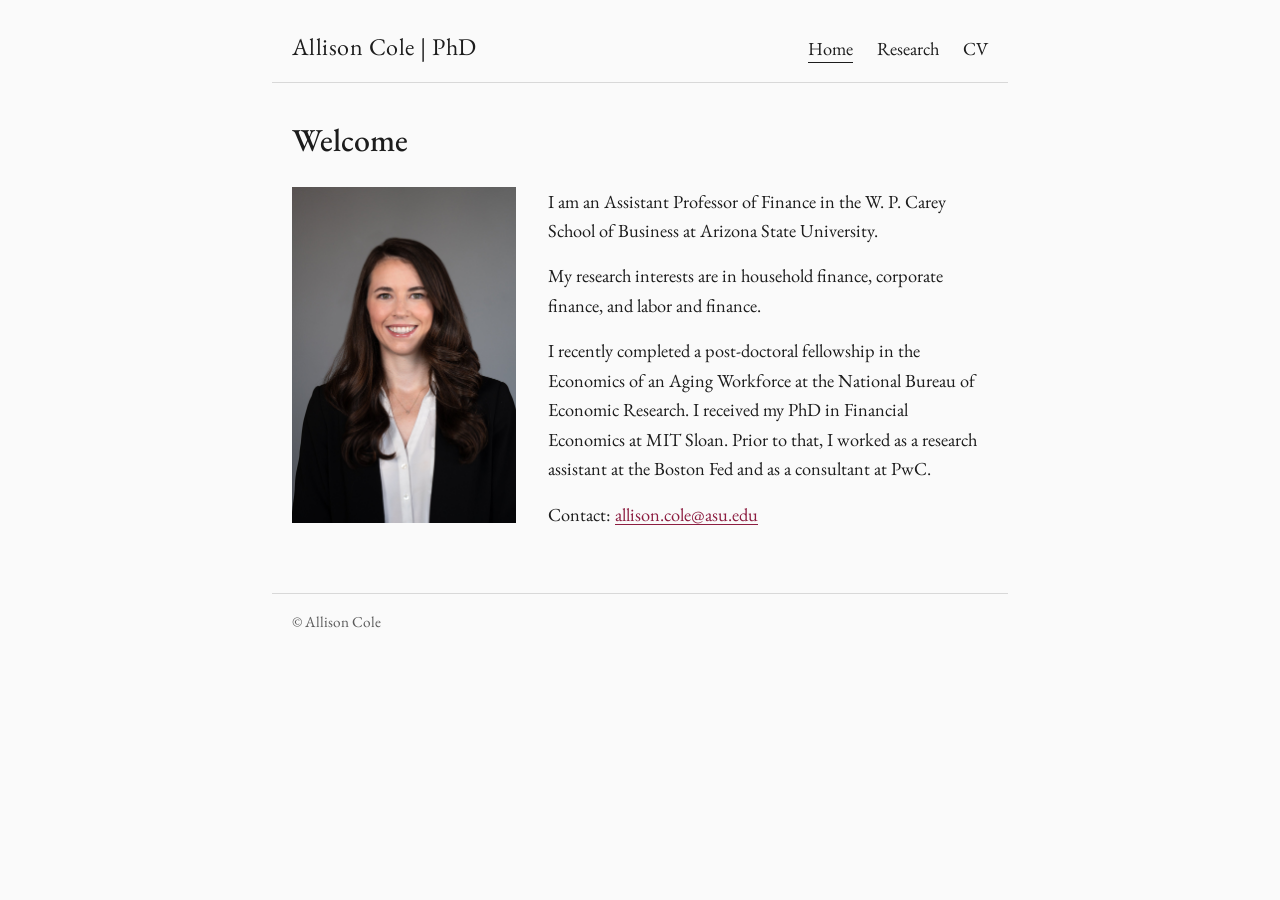
<file: index.html>
<!doctype html>
<html lang="en">
<head>
  <meta charset="utf-8">
  <meta name="viewport" content="width=device-width, initial-scale=1">
  <title>Allison Cole | PhD</title>
  <meta name="description" content="Allison Cole, Assistant Professor of Finance at the W. P. Carey School of Business, Arizona State University. Research in household finance, corporate finance, and labor and finance.">
  <link rel="preconnect" href="https://fonts.googleapis.com">
  <link rel="preconnect" href="https://fonts.gstatic.com" crossorigin>
  <link rel="stylesheet" href="https://fonts.googleapis.com/css2?family=EB+Garamond:wght@400;500&display=swap">
  <link rel="stylesheet" href="style.css">
</head>
<body>
  <a class="skip" href="#main">Skip to content</a>

  <header class="site">
    <a class="site-title" href="index.html">Allison Cole | PhD</a>
    <nav aria-label="Main">
      <ul>
        <li><a href="index.html" aria-current="page">Home</a></li>
        <li><a href="research.html">Research</a></li>
        <li><a href="cv.html">CV</a></li>
      </ul>
    </nav>
  </header>

  <main id="main">
    <h1>Welcome</h1>
    <div class="intro">
      <img src="assets/headshot.jpg" alt="Portrait of Allison Cole" width="1800" height="2700">
      <div>
        <p>I am an Assistant Professor of Finance in the W. P. Carey School of Business at Arizona State University.</p>
        <p>My research interests are in household finance, corporate finance, and labor and finance.</p>
        <p>I recently completed a post-doctoral fellowship in the Economics of an Aging Workforce at the National Bureau of Economic Research. I received my PhD in Financial Economics at MIT Sloan. Prior to that, I worked as a research assistant at the Boston Fed and as a consultant at PwC.</p>
        <p>Contact: <a href="mailto:allison.cole@asu.edu">allison.cole@asu.edu</a></p>
      </div>
    </div>
  </main>

  <footer class="site">&copy; Allison Cole</footer>
</body>
</html>
</file>
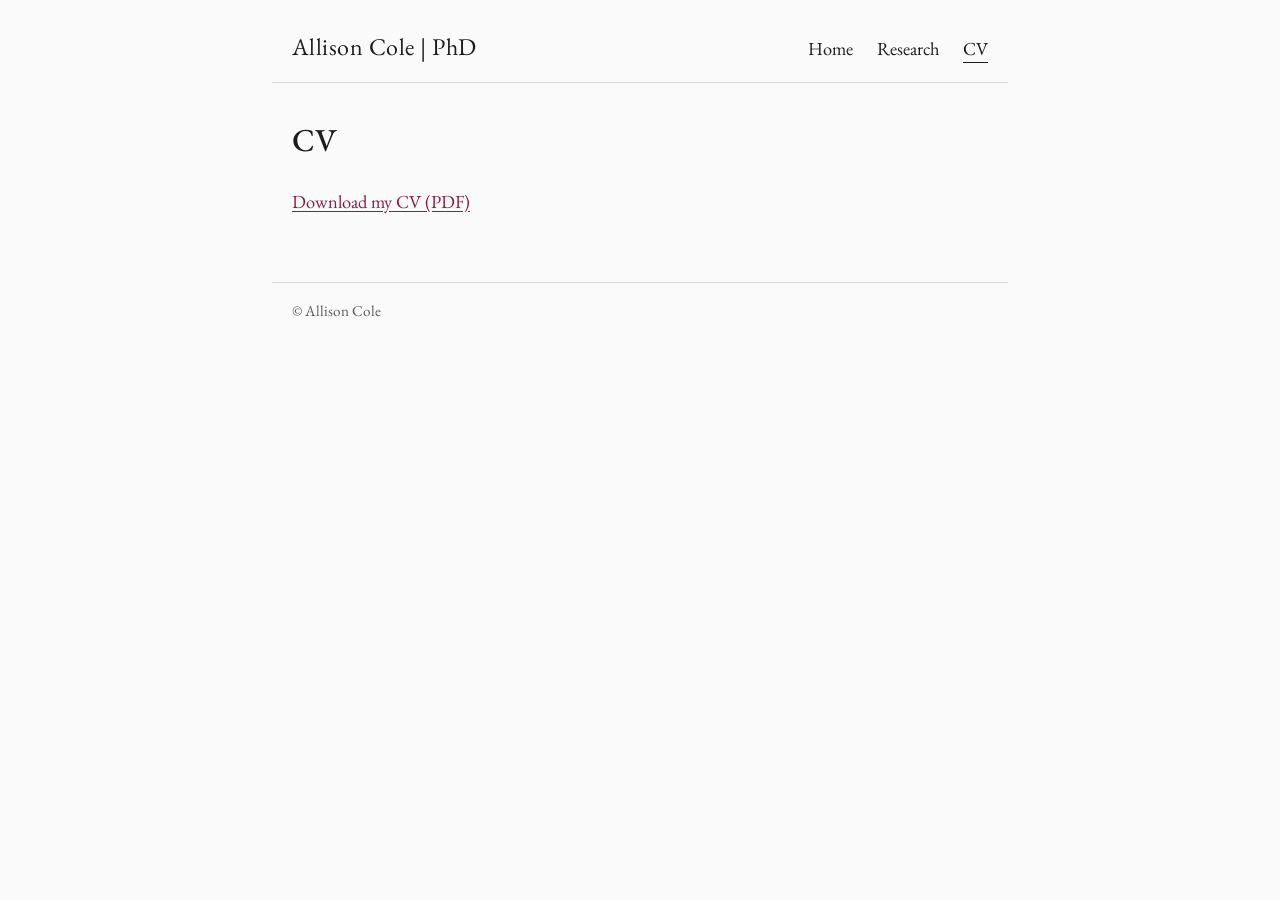
<file: cv.html>
<!doctype html>
<html lang="en">
<head>
  <meta charset="utf-8">
  <meta name="viewport" content="width=device-width, initial-scale=1">
  <title>CV | Allison Cole | PhD</title>
  <meta name="description" content="Curriculum vitae of Allison Cole.">
  <link rel="preconnect" href="https://fonts.googleapis.com">
  <link rel="preconnect" href="https://fonts.gstatic.com" crossorigin>
  <link rel="stylesheet" href="https://fonts.googleapis.com/css2?family=EB+Garamond:wght@400;500&display=swap">
  <link rel="stylesheet" href="style.css">
</head>
<body>
  <a class="skip" href="#main">Skip to content</a>

  <header class="site">
    <a class="site-title" href="index.html">Allison Cole | PhD</a>
    <nav aria-label="Main">
      <ul>
        <li><a href="index.html">Home</a></li>
        <li><a href="research.html">Research</a></li>
        <li><a href="cv.html" aria-current="page">CV</a></li>
      </ul>
    </nav>
  </header>

  <main id="main">
    <h1>CV</h1>
    <p><a href="assets/ACole_CV.pdf" target="_blank" rel="noopener">Download my CV (PDF)</a></p>
  </main>

  <footer class="site">&copy; Allison Cole</footer>
</body>
</html>
</file>
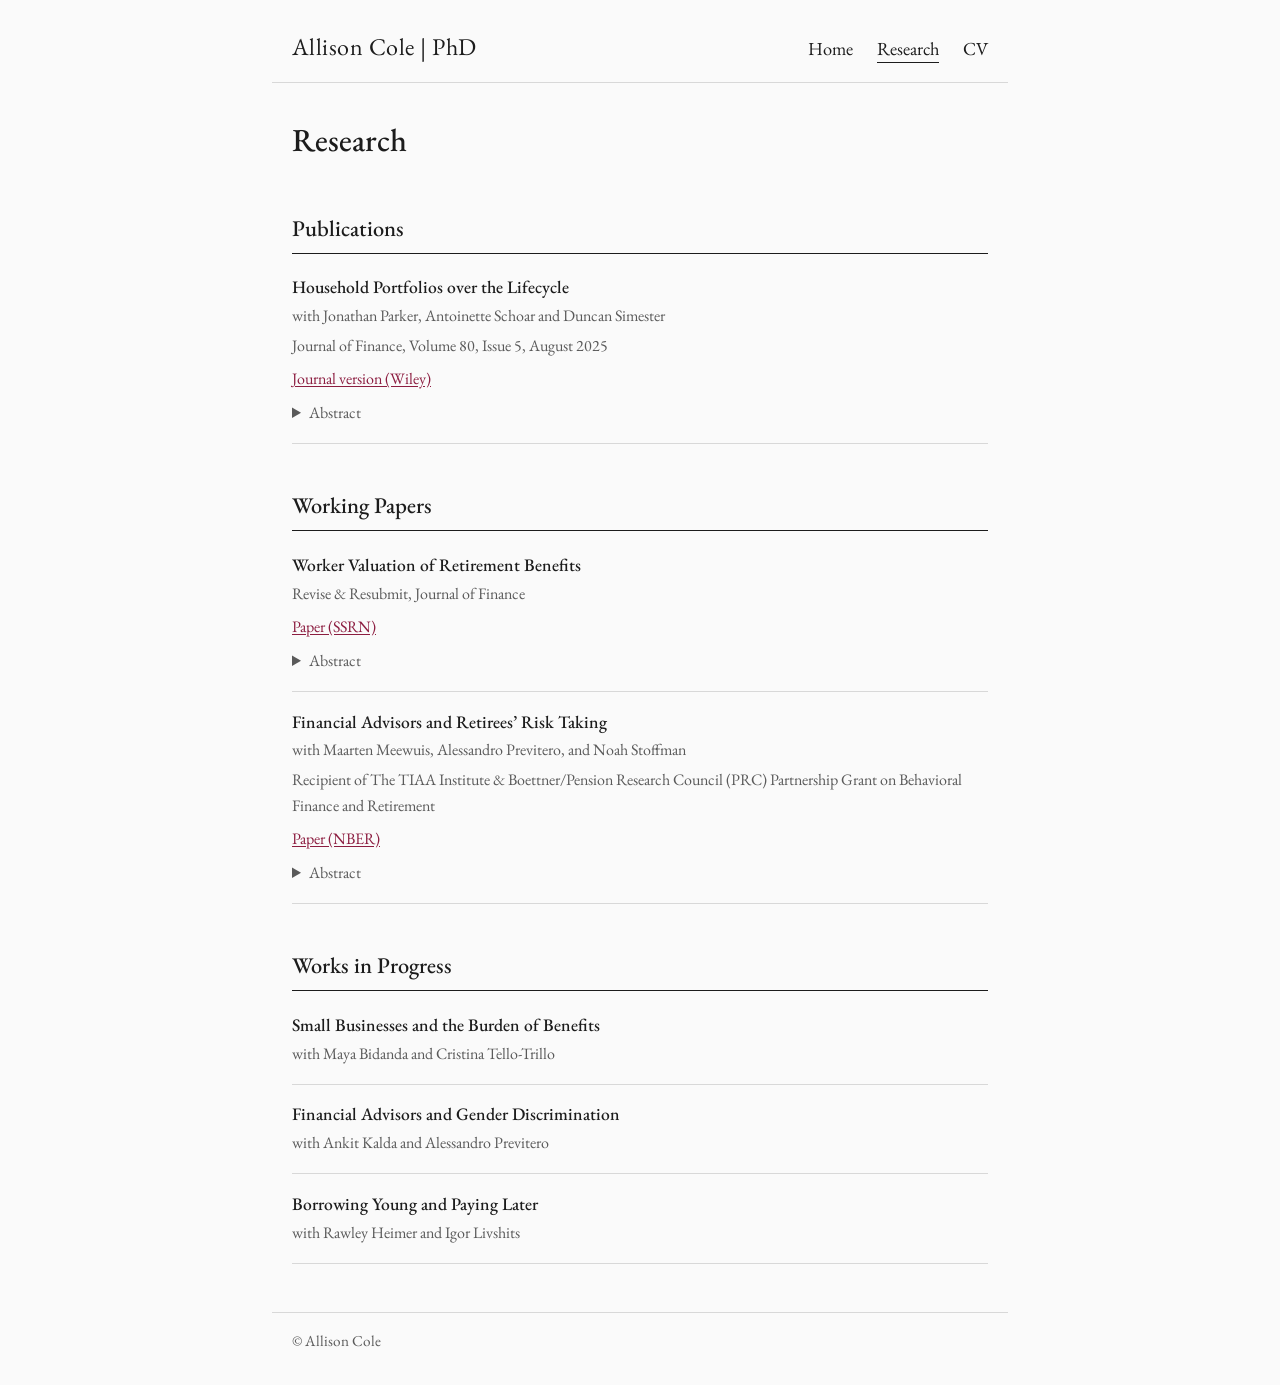
<file: research.html>
<!doctype html>
<html lang="en">
<head>
  <meta charset="utf-8">
  <meta name="viewport" content="width=device-width, initial-scale=1">
  <title>Research | Allison Cole | PhD</title>
  <meta name="description" content="Publications, working papers, and works in progress by Allison Cole.">
  <link rel="preconnect" href="https://fonts.googleapis.com">
  <link rel="preconnect" href="https://fonts.gstatic.com" crossorigin>
  <link rel="stylesheet" href="https://fonts.googleapis.com/css2?family=EB+Garamond:wght@400;500&display=swap">
  <link rel="stylesheet" href="style.css">
</head>
<body>
  <a class="skip" href="#main">Skip to content</a>

  <header class="site">
    <a class="site-title" href="index.html">Allison Cole | PhD</a>
    <nav aria-label="Main">
      <ul>
        <li><a href="index.html">Home</a></li>
        <li><a href="research.html" aria-current="page">Research</a></li>
        <li><a href="cv.html">CV</a></li>
      </ul>
    </nav>
  </header>

  <main id="main">
    <h1>Research</h1>

    <section aria-labelledby="pubs">
      <h2 id="pubs">Publications</h2>

      <article class="paper">
        <h3>Household Portfolios over the Lifecycle</h3>
        <p class="coauthors">with Jonathan Parker, Antoinette Schoar and Duncan Simester</p>
        <p class="note">Journal of Finance, Volume 80, Issue 5, August 2025</p>
        <ul class="links">
          <li><a href="https://onlinelibrary.wiley.com/doi/10.1111/jofi.13473?af=R" target="_blank" rel="noopener">Journal version (Wiley)</a></li>
        </ul>
        <details>
          <summary>Abstract</summary>
          <p>Using account-level data on millions of U.S. middle-class investors over 2006 to 2018, we characterize the share of investable wealth that they hold in the stock market over their working lives. Relative to the 1990s, this share has both risen by 10% and become age-dependent. The Pension Protection Act (PPA)—which allowed target date funds (TDFs) to be default options in retirement plans—played an important role: younger (older) workers starting at a firm after TDFs became the default option post-PPA invested more (less) in stocks, in line with the TDF glidepath. In contrast, contribution rates changed little following the PPA.</p>
        </details>
      </article>
    </section>

    <section aria-labelledby="wp">
      <h2 id="wp">Working Papers</h2>

      <article class="paper">
        <h3>Worker Valuation of Retirement Benefits</h3>
        <p class="note">Revise &amp; Resubmit, Journal of Finance</p>
        <ul class="links">
          <li><a href="https://papers.ssrn.com/sol3/papers.cfm?abstract_id=4517829" target="_blank" rel="noopener">Paper (SSRN)</a></li>
        </ul>
        <details>
          <summary>Abstract</summary>
          <p>Employer contributions to 401(k)s have at least as large an effect on firms’ recruiting success as wages, particularly for workers in higher-income and older-aged occupations and in high-tax states. High retirement valuations are revealed in survey experiments: participants value retirement to wage dollars at a ratio of 1.5 to one and will give up nearly 5 percent of compensation simply to have a 401(k). The result is corroborated in labor-market data using quasi-exogenous variation in wages and benefits from non-discrimination testing and national wage-setting policies. A calibrated lifecycle model shows that tax advantages, the subsidy value of employer contributions, and commitment motives can drive these valuations.</p>
        </details>
      </article>

      <article class="paper">
        <h3>Financial Advisors and Retirees’ Risk Taking</h3>
        <p class="coauthors">with Maarten Meewuis, Alessandro Previtero, and Noah Stoffman</p>
        <p class="note">Recipient of The TIAA Institute &amp; Boettner/Pension Research Council (PRC) Partnership Grant on Behavioral Finance and Retirement</p>
        <ul class="links">
          <li><a href="https://www.nber.org/papers/w35990" target="_blank" rel="noopener">Paper (NBER)</a></li>
        </ul>
        <details>
          <summary>Abstract</summary>
          <p>Using administrative data on more than 36,000 advised Canadian retirees, we show that advised retirees keep about two-thirds of their portfolios in equities well into old age—30 to 40 percentage points more than non-advised retirees, target-date funds, or common rules of thumb. These allocations reflect active choices rather than inertia, and they adjust gradually toward a new advisor’s investment style following advisor switches. Equity shares rise with relationship tenure, and advisor influence is strongest among clients with low financial knowledge or risk tolerance, consistent with trust facilitating risk-taking. We rationalize these portfolios in a standard life-cycle model with moderate risk aversion, given retirees’ modest financial wealth relative to their safe pension income. Modeling advisors as “money doctors” who correct clients’ pessimistic beliefs about the equity premium, we find that, relative to a no-advice counterfactual, the welfare gains from higher risk-taking are of the same order of magnitude as the cost of advice.</p>
        </details>
      </article>
    </section>

    <section aria-labelledby="wip">
      <h2 id="wip">Works in Progress</h2>

      <article class="paper">
        <h3>Small Businesses and the Burden of Benefits</h3>
        <p class="coauthors">with Maya Bidanda and Cristina Tello-Trillo</p>
      </article>

      <article class="paper">
        <h3>Financial Advisors and Gender Discrimination</h3>
        <p class="coauthors">with Ankit Kalda and Alessandro Previtero</p>
      </article>

      <article class="paper">
        <h3>Borrowing Young and Paying Later</h3>
        <p class="coauthors">with Rawley Heimer and Igor Livshits</p>
      </article>
    </section>
  </main>

  <footer class="site">&copy; Allison Cole</footer>
</body>
</html>
</file>
<file: style.css>
:root {
  --bg: #fafafa;
  --fg: #1c1c1c;
  --muted: #5a5a5a;
  --rule: #d8d8d8;
  --link: #8c1d40;
  --link-hover: #5c0f29;
  --max: 46rem;
}

@media (prefers-color-scheme: dark) {
  :root {
    --bg: #161616;
    --fg: #ececec;
    --muted: #a8a8a8;
    --rule: #3a3a3a;
    --link: #ffc627;
    --link-hover: #ffe08a;
  }
}

* { box-sizing: border-box; }

html { font-size: 100%; }

body {
  margin: 0;
  background: var(--bg);
  color: var(--fg);
  font-family: "EB Garamond", Georgia, "Times New Roman", serif;
  font-size: 1.15rem;
  line-height: 1.6;
}

a {
  color: var(--link);
  text-decoration: underline;
  text-underline-offset: 0.15em;
}
a:hover { color: var(--link-hover); }
a:focus-visible, summary:focus-visible {
  outline: 2px solid var(--link);
  outline-offset: 3px;
}

.skip {
  position: absolute;
  left: -999px;
  top: 0;
  background: var(--fg);
  color: var(--bg);
  padding: 0.5rem 1rem;
}
.skip:focus { left: 0; z-index: 10; }

header.site, main, footer.site {
  width: 100%;
  max-width: var(--max);
  margin: 0 auto;
  padding-left: 1.25rem;
  padding-right: 1.25rem;
}

header.site {
  display: flex;
  flex-wrap: wrap;
  align-items: baseline;
  justify-content: space-between;
  gap: 0.5rem 2rem;
  padding-top: 1.75rem;
  padding-bottom: 1rem;
  border-bottom: 1px solid var(--rule);
}

.site-title {
  font-size: 1.5rem;
  letter-spacing: 0.02em;
  color: var(--fg);
  text-decoration: none;
}

nav ul {
  display: flex;
  gap: 1.5rem;
  list-style: none;
  margin: 0;
  padding: 0;
}
nav a {
  color: var(--fg);
  text-decoration: none;
  padding-bottom: 0.15rem;
  border-bottom: 1px solid transparent;
}
nav a:hover { border-bottom-color: var(--fg); color: var(--fg); }
nav a[aria-current="page"] { border-bottom-color: var(--fg); }

main { padding-top: 2rem; padding-bottom: 3rem; }

h1 {
  font-size: 2rem;
  font-weight: 500;
  margin: 0 0 1.25rem;
}
h2 {
  font-size: 1.4rem;
  font-weight: 500;
  margin: 2.75rem 0 0.25rem;
  padding-bottom: 0.4rem;
  border-bottom: 1px solid var(--fg);
}
h3 {
  font-size: 1.1rem;
  font-weight: 500;
  line-height: 1.35;
  margin: 0;
}

/* Home */
.intro {
  display: grid;
  grid-template-columns: minmax(0, 14rem) 1fr;
  gap: 2rem;
  align-items: start;
}
.intro img {
  width: 100%;
  height: auto;
  aspect-ratio: 2 / 3;
  object-fit: cover;
  display: block;
}
.intro p { margin: 0 0 1rem; }

@media (max-width: 36rem) {
  .intro { grid-template-columns: 1fr; }
  .intro img { max-width: 14rem; }
}

/* Research */
.paper {
  padding: 1.1rem 0;
  border-bottom: 1px solid var(--rule);
}
.paper .coauthors,
.paper .note {
  margin: 0.25rem 0 0;
  color: var(--muted);
  font-size: 1rem;
}
.paper .links {
  display: flex;
  flex-wrap: wrap;
  gap: 0.25rem 1.25rem;
  margin: 0.5rem 0 0;
  padding: 0;
  list-style: none;
  font-size: 1rem;
}
.paper details { margin-top: 0.5rem; }
.paper summary {
  cursor: pointer;
  color: var(--muted);
  font-size: 1rem;
  width: fit-content;
}
.paper summary:hover { color: var(--fg); }
.paper details p {
  margin: 0.5rem 0 0.25rem;
  font-size: 1.05rem;
}

footer.site {
  padding-top: 1rem;
  padding-bottom: 2rem;
  border-top: 1px solid var(--rule);
  color: var(--muted);
  font-size: 0.95rem;
}

@media print {
  nav, .skip { display: none; }
  details { display: block; }
  details > summary { display: none; }
}
</file>
